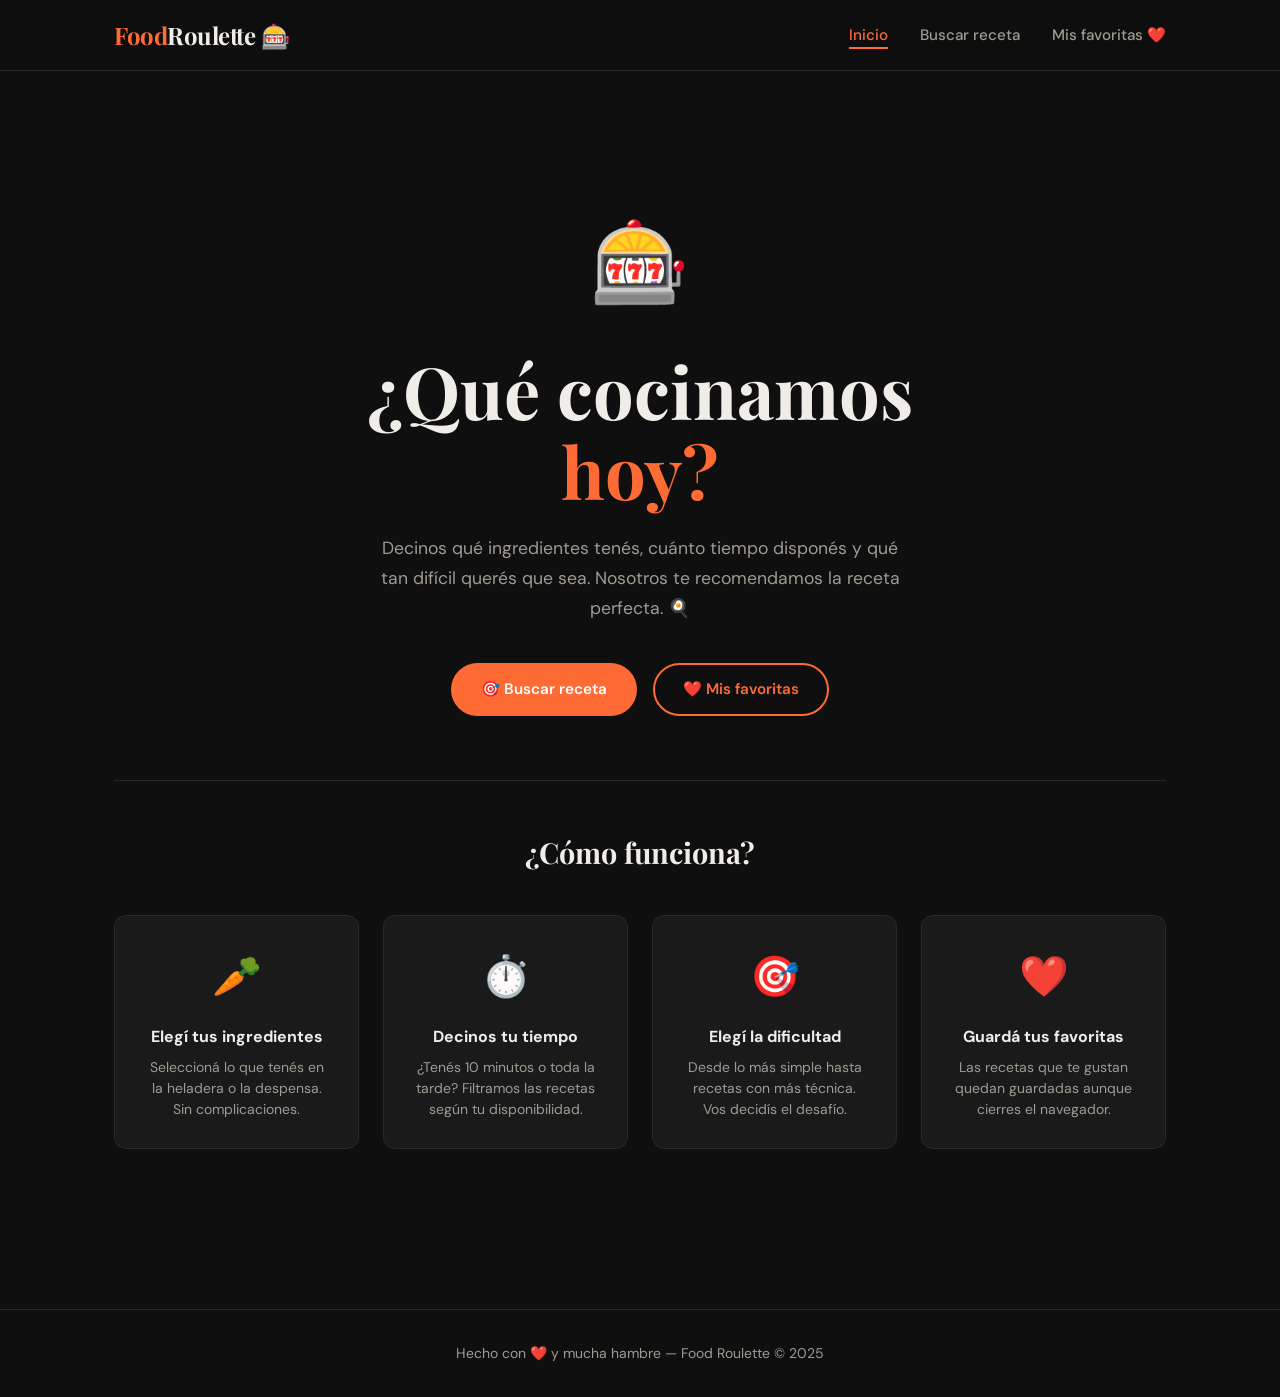
<file: index.html>
<!DOCTYPE html>
<!--
  <!DOCTYPE html> le dice al navegador que este
  archivo usa HTML5 (la versión moderna).
  Siempre va primera, antes de todo.
-->
<html lang="es">
<!--
  <html> es el elemento raíz que envuelve todo.
  lang="es" le dice al navegador (y a los lectores
  de pantalla para personas con discapacidad visual)
  que el idioma es español.
-->

<head>
  <!--
    <head> contiene información SOBRE la página,
    pero no se muestra al usuario. Acá van:
    - El título de la pestaña
    - Links a estilos CSS
    - Fuentes externas
    - Configuraciones del viewport
  -->

  <!-- Define el tipo de caracteres. UTF-8 soporta
       tildes, ñ, emojis, etc. -->
  <meta charset="UTF-8">

  <!-- Esto es CLAVE para el responsive.
       Le dice al navegador que el ancho de la página
       debe ser el ancho real del dispositivo (no hacer
       zoom out automático como hacía antes en mobile). -->
  <meta name="viewport" content="width=device-width, initial-scale=1.0">

  <!-- Título que aparece en la pestaña del navegador -->
  <title>Food Roulette 🎰 | ¿Qué cocinamos hoy?</title>

  <!-- Importamos las fuentes de Google Fonts.
       Playfair Display: para títulos elegantes.
       DM Sans: para el cuerpo de texto, limpio y moderno. -->
  <link rel="preconnect" href="https://fonts.googleapis.com">
  <link rel="preconnect" href="https://fonts.gstatic.com" crossorigin>
  <link href="https://fonts.googleapis.com/css2?family=Playfair+Display:wght@700;800&family=DM+Sans:wght@400;500;600&display=swap" rel="stylesheet">

  <!-- Vinculamos nuestro archivo CSS.
       La ruta es RELATIVA: "assets/css/styles.css"
       significa "en la carpeta assets, luego css, luego styles.css"
       relativo a donde está ESTE archivo (index.html). -->
  <link rel="stylesheet" href="assets/css/styles.css">
</head>

<body>
  <!--
    <body> contiene TODO lo que el usuario ve en pantalla.
    Usamos etiquetas semánticas para organizar el contenido:
    <header>, <nav>, <main>, <section>, <footer>
    Estas etiquetas le dan SIGNIFICADO al contenido.
  -->

  <!-- HEADER: encabezado de la página. Contiene el nav -->
  <header>

    <!-- NAV: barra de navegación -->
    <nav>

      <!-- Logo del sitio. Es un link que lleva al inicio. -->
      <a href="index.html" class="nav-logo">
        Food<span>Roulette</span> 🎰
      </a>

      <!-- Links de navegación -->
      <ul class="nav-links" id="navLinks">
        <li><a href="index.html" class="activo">Inicio</a></li>
        <li><a href="pages/ruleta.html">Buscar receta</a></li>
        <li><a href="pages/guardadas.html">Mis favoritas ❤️</a></li>
      </ul>

      <!--
        Botón hamburguesa: solo visible en mobile.
        Las 3 <span> forman las 3 líneas del icono.
        JavaScript lo hace funcionar.
        aria-label es para accesibilidad: describe el botón
        para lectores de pantalla.
      -->
      <button class="nav-toggle" id="navToggle" aria-label="Abrir menú">
        <span></span>
        <span></span>
        <span></span>
      </button>

    </nav>
  </header>

  <!-- MAIN: contenido principal de la página -->
  <main>

    <!-- SECCIÓN HERO: la primera sección grande que ve el usuario -->
    <section class="hero">

      <!-- Emoji animado con CSS (keyframe "flotar") -->
      <span class="hero-emoji">🎰</span>

      <h1 class="hero-titulo">
        ¿Qué cocinamos
        <span>hoy?</span>
      </h1>
      <!--
        <h1> es el título más importante de la página.
        Solo debe haber UNO por página.
        Los buscadores lo usan para entender de qué trata.
      -->

      <p class="hero-descripcion">
        Decinos qué ingredientes tenés, cuánto tiempo disponés 
        y qué tan difícil querés que sea. Nosotros te recomendamos
        la receta perfecta. 🍳
      </p>

      <!-- Acciones: dos botones de llamada a la acción -->
      <div class="hero-acciones">
        <a href="pages/ruleta.html" class="btn btn-primario">
          🎯 Buscar receta
        </a>
        <a href="pages/guardadas.html" class="btn btn-secundario">
          ❤️ Mis favoritas
        </a>
      </div>

    </section>

    <!-- SECCIÓN FEATURES: explicamos cómo funciona -->
    <section class="secccion-features">

      <h2 class="features-titulo">¿Cómo funciona?</h2>
      <!--
        <h2> es un subtítulo, secundario al h1.
        La jerarquía de títulos es importante:
        h1 > h2 > h3 > h4 > h5 > h6
      -->

      <div class="features-grid">

        <!-- Cada feature-card es un ARTICLE porque
             es un bloque de contenido independiente -->
        <article class="feature-card">
          <div class="feature-icono">🥕</div>
          <h3 class="feature-titulo">Elegí tus ingredientes</h3>
          <p class="feature-texto">
            Seleccioná lo que tenés en la heladera o la despensa.
            Sin complicaciones.
          </p>
        </article>

        <article class="feature-card">
          <div class="feature-icono">⏱️</div>
          <h3 class="feature-titulo">Decinos tu tiempo</h3>
          <p class="feature-texto">
            ¿Tenés 10 minutos o toda la tarde? Filtramos las recetas
            según tu disponibilidad.
          </p>
        </article>

        <article class="feature-card">
          <div class="feature-icono">🎯</div>
          <h3 class="feature-titulo">Elegí la dificultad</h3>
          <p class="feature-texto">
            Desde lo más simple hasta recetas con más técnica.
            Vos decidís el desafío.
          </p>
        </article>

        <article class="feature-card">
          <div class="feature-icono">❤️</div>
          <h3 class="feature-titulo">Guardá tus favoritas</h3>
          <p class="feature-texto">
            Las recetas que te gustan quedan guardadas aunque
            cierres el navegador.
          </p>
        </article>

      </div>

    </section>

  </main>

  <!-- FOOTER: pie de página -->
  <footer>
    <p>
      Hecho con <span>❤️</span> y mucha hambre &mdash; 
      Food Roulette &copy; 2025
    </p>
  </footer>

  <script src="assets/js/main.js"></script>

</body>
</html>
</file>
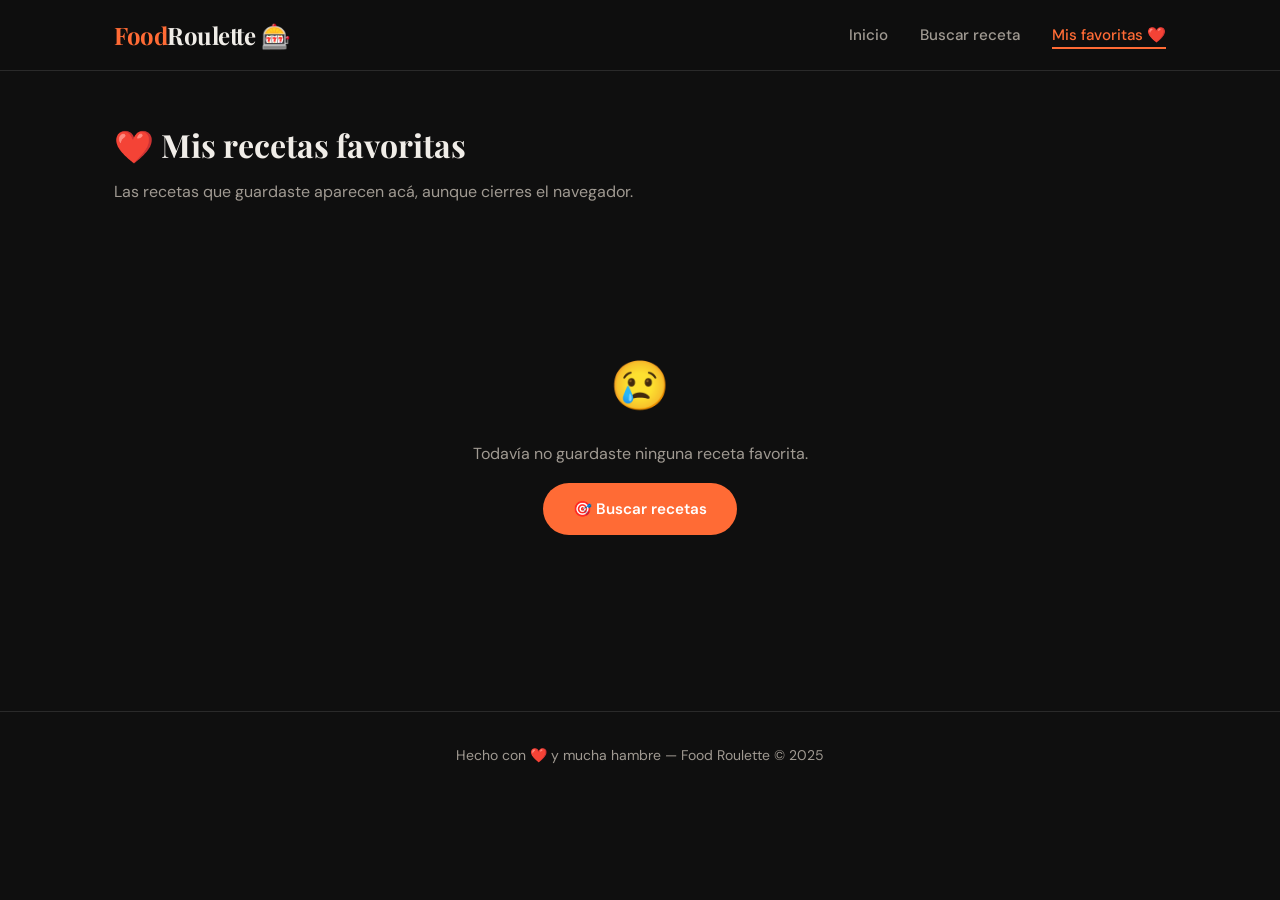
<file: pages/guardadas.html>
<!DOCTYPE html>
<html lang="es">

<head>
  <meta charset="UTF-8">
  <meta name="viewport" content="width=device-width, initial-scale=1.0">
  <title>Mis favoritas | Food Roulette 🎰</title>

  <link rel="preconnect" href="https://fonts.googleapis.com">
  <link rel="preconnect" href="https://fonts.gstatic.com" crossorigin>
  <link href="https://fonts.googleapis.com/css2?family=Playfair+Display:wght@700;800&family=DM+Sans:wght@400;500;600&display=swap" rel="stylesheet">

  <link rel="stylesheet" href="../assets/css/styles.css">
</head>

<body>

  <header>
    <nav>
      <a href="../index.html" class="nav-logo">
        Food<span>Roulette</span> 🎰
      </a>

      <ul class="nav-links" id="navLinks">
        <li><a href="../index.html">Inicio</a></li>
        <li><a href="ruleta.html">Buscar receta</a></li>
        <li><a href="guardadas.html" class="activo">Mis favoritas ❤️</a></li>
      </ul>

      <button class="nav-toggle" id="navToggle" aria-label="Abrir menú">
        <span></span>
        <span></span>
        <span></span>
      </button>
    </nav>
  </header>

  <main>

    <div class="favoritos-header">
      <h1 class="favoritos-titulo">❤️ Mis recetas favoritas</h1>
      <p class="favoritos-subtitulo">
        Las recetas que guardaste aparecen acá, aunque cierres el navegador.
      </p>
    </div>

    <!--
      Al igual que en ruleta.html, esta grilla
      se llena dinámicamente con JavaScript.
      guardadas.js lee el localStorage y renderiza
      las cards de las recetas guardadas.
    -->
    <div class="grilla-recetas" id="grillaFavoritas">
      <!-- Contenido dinámico -->
    </div>

  </main>

  <!-- Modal para ver el detalle de una receta favorita -->
  <div class="modal-overlay" id="modalOverlay" role="dialog" aria-modal="true" aria-label="Detalle de receta">
    <div class="modal" id="modalContenido">
      <div class="modal-cerrar">
        <button class="btn-cerrar" id="btnCerrarModal" aria-label="Cerrar">✕</button>
      </div>
      <div id="modalBody">
        <!-- Contenido dinámico -->
      </div>
    </div>
  </div>

  <footer>
    <p>
      Hecho con <span>❤️</span> y mucha hambre &mdash; 
      Food Roulette &copy; 2025
    </p>
  </footer>

  <script src="../assets/js/main.js"></script>
  <script src="../assets/js/guardadas.js"></script>

</body>
</html>
</file>
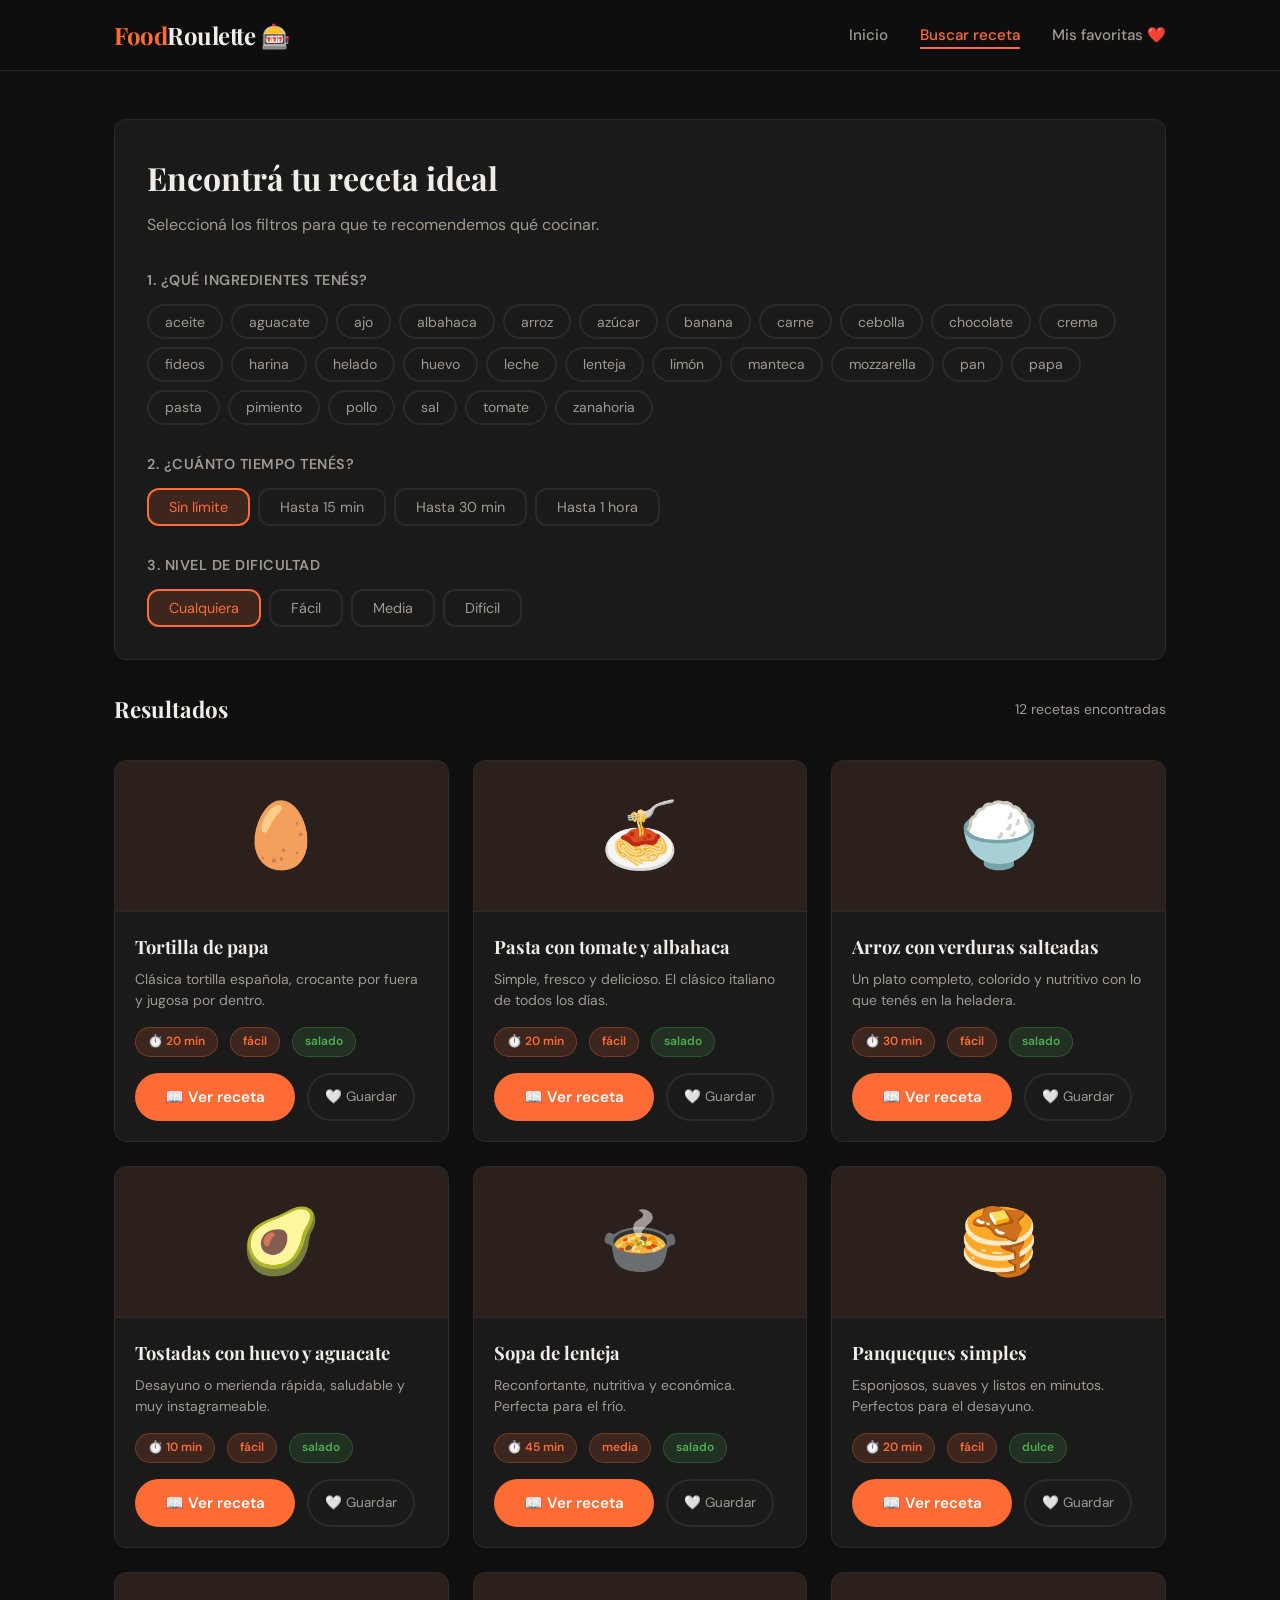
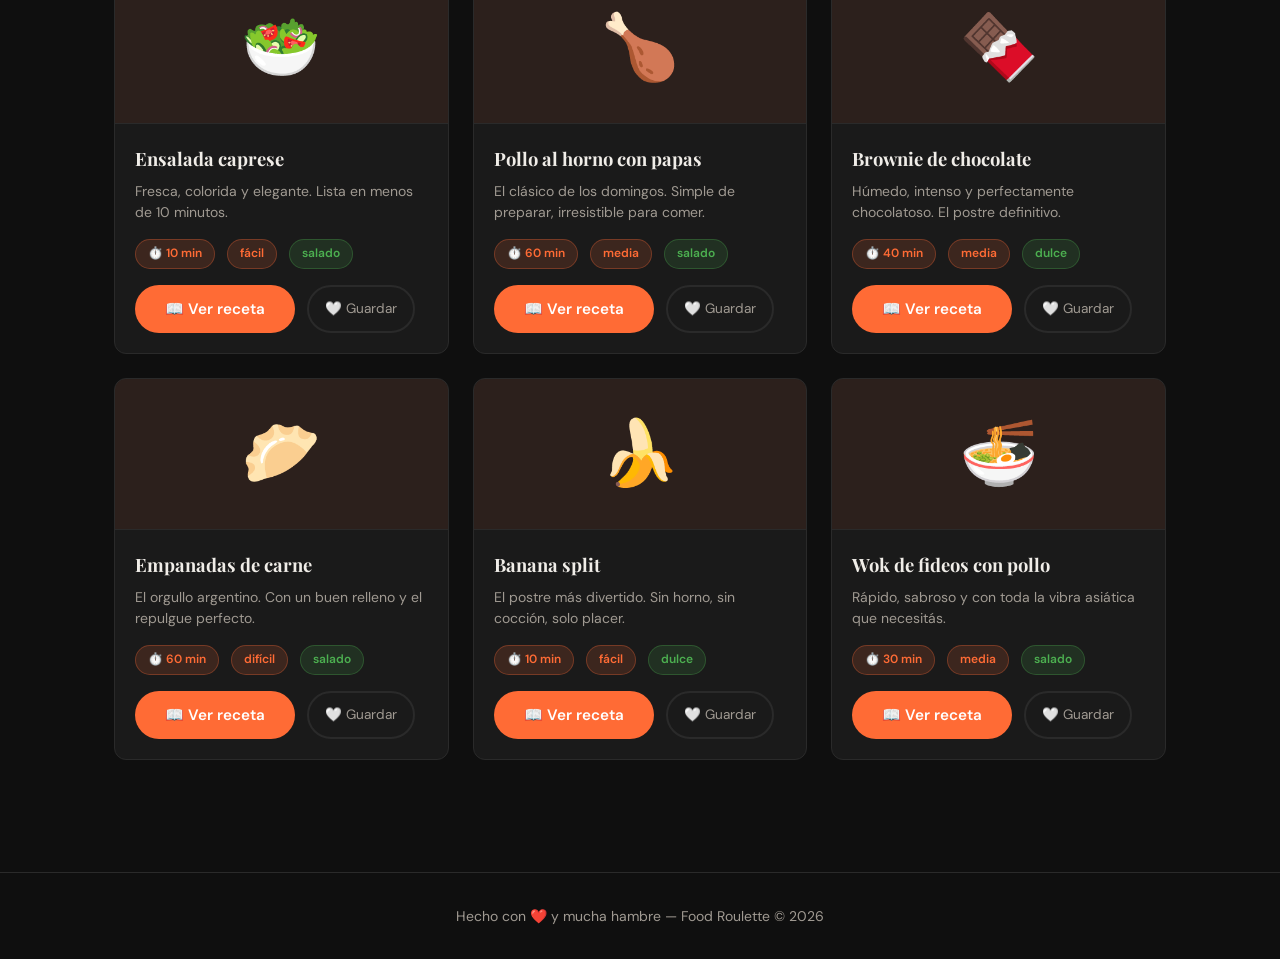
<file: pages/ruleta.html>
<!DOCTYPE html>
<html lang="es">
<head>
  <meta charset="UTF-8">
  <meta name="viewport" content="width=device-width, initial-scale=1.0">
  <title>Buscar Receta | Food Roulette 🎰</title>
  
  <link rel="preconnect" href="https://fonts.googleapis.com">
  <link rel="preconnect" href="https://fonts.gstatic.com" crossorigin>
  <link href="https://fonts.googleapis.com/css2?family=Playfair+Display:wght@700;800&family=DM+Sans:wght@400;500;600&display=swap" rel="stylesheet">
  
  <link rel="stylesheet" href="../assets/css/styles.css">
</head>
<body>
    
   <header>
    <nav>
      <a href="../index.html" class="nav-logo">
        Food<span>Roulette</span> 🎰
      </a>
      
      <ul class="nav-links" id="navLinks">
        <li><a href="../index.html">Inicio</a></li>
        <li><a href="ruleta.html" class="activo">Buscar receta</a></li>
        <li><a href="guardadas.html">Mis favoritas ❤️</a></li>
      </ul>
      
      <button class="nav-toggle" id="navToggle" aria-label="Abrir menú">
        <span></span>
        <span></span>
        <span></span>
      </button>
    </nav>
  </header>
  
  <main>
    <section class="filtros-panel" aria-labelledby="titulo-filtros">
      <h1 id="titulo-filtros" class="filtros-titulo">Encontrá tu receta ideal</h1>
      <p class="filtros-subtitulo">Seleccioná los filtros para que te recomendemos qué cocinar.</p>

      <form onsubmit="event.preventDefault();">
        
        <fieldset class="filtros-grupo" style="border: none; padding: 0; margin-bottom: 1.75rem;">
          <legend class="filtros-label" style="margin-bottom: 0.75rem;">1. ¿Qué ingredientes tenés?</legend>
          <div class="chips-contenedor" id="chipsIngredientes">
            </div>
        </fieldset>

        <fieldset class="filtros-grupo" style="border: none; padding: 0; margin-bottom: 1.75rem;">
          <legend class="filtros-label" style="margin-bottom: 0.75rem;">2. ¿Cuánto tiempo tenés?</legend>
          <div class="selector-opciones" id="selectorTiempo">
            <button type="button" class="selector-opcion seleccionado" data-valor="999">Sin límite</button>
            <button type="button" class="selector-opcion" data-valor="15">Hasta 15 min</button>
            <button type="button" class="selector-opcion" data-valor="30">Hasta 30 min</button>
            <button type="button" class="selector-opcion" data-valor="60">Hasta 1 hora</button>
          </div>
        </fieldset>

        <fieldset class="filtros-grupo" style="border: none; padding: 0;">
          <legend class="filtros-label" style="margin-bottom: 0.75rem;">3. Nivel de dificultad</legend>
          <div class="selector-opciones" id="selectorDificultad">
            <button type="button" class="selector-opcion seleccionado" data-valor="todas">Cualquiera</button>
            <button type="button" class="selector-opcion" data-valor="fácil">Fácil</button>
            <button type="button" class="selector-opcion" data-valor="media">Media</button>
            <button type="button" class="selector-opcion" data-valor="difícil">Difícil</button>
          </div>
        </fieldset>

      </form>
    </section>

    <section aria-labelledby="titulo-resultados" style="margin-top: 2rem;">
      <div class="resultados-header">
        <h2 id="titulo-resultados" class="resultados-titulo">Resultados</h2>
        <span class="resultados-cantidad" id="cantidadResultados">Cargando...</span>
      </div>
      
      <div class="grilla-recetas" id="grillaRecetas">
        </div>
    </section>
  </main>

  <div class="modal-overlay" id="modalOverlay" role="dialog" aria-modal="true" aria-label="Detalle de receta">
    <div class="modal" id="modalContenido">
      <div class="modal-cerrar">
        <button class="btn-cerrar" id="btnCerrarModal" aria-label="Cerrar modal">✕</button>
      </div>
      <div id="modalBody">
        </div>
    </div>
  </div>

  <footer>
    <p>
      Hecho con <span>❤️</span> y mucha hambre &mdash; Food Roulette &copy; 2026
    </p>
  </footer>

  <script src="../assets/js/main.js"></script>
  <script src="../assets/js/ruleta.js"></script>
</body>
</html>
</file>
<file: assets/css/styles.css>
/* ============================================
   VARIABLES CSS
   Son "cajitas" donde guardamos valores que
   vamos a reusar en todo el sitio. Si queremos
   cambiar un color, lo cambiamos acá y se
   actualiza en todos lados automáticamente.
   ============================================ */
:root {
  --color-fondo: #0f0f0f;
  --color-fondo-card: #1a1a1a;
  --color-fondo-card-hover: #222222;
  --color-acento: #ff6b35;
  --color-acento-claro: #ff8c5a;
  --color-texto: #f0ede8;
  --color-texto-suave: #a09a92;
  --color-borde: #2a2a2a;
  --color-exito: #4caf50;
  --color-favorito: #e91e63;
  --fuente-titulo: 'Playfair Display', Georgia, serif;
  --fuente-cuerpo: 'DM Sans', 'Segoe UI', sans-serif;
  --radio-borde: 12px;
  --sombra: 0 4px 24px rgba(0, 0, 0, 0.4);
  --transicion: all 0.3s ease;
}

/* ============================================
   RESET Y BASE
   Borramos los estilos que el navegador aplica
   por defecto (márgenes, paddings, etc.) para
   empezar con una hoja en blanco.
   ============================================ */
*, *::before, *::after {
  margin: 0;
  padding: 0;
  box-sizing: border-box; /* El padding se incluye dentro del ancho del elemento */
}

html {
  scroll-behavior: smooth; /* Scroll suave al navegar a secciones */
}

body {
  font-family: var(--fuente-cuerpo);
  background-color: var(--color-fondo);
  color: var(--color-texto);
  min-height: 100vh;
  line-height: 1.6;
}

img {
  max-width: 100%;
  display: block;
}

a {
  text-decoration: none;
  color: inherit;
}

ul {
  list-style: none;
}

/* ============================================
   HEADER Y NAVEGACIÓN
   ============================================ */
header {
  background-color: rgba(15, 15, 15, 0.95);
  border-bottom: 1px solid var(--color-borde);
  position: sticky; /* Se queda pegado arriba al hacer scroll */
  top: 0;
  z-index: 100;
  backdrop-filter: blur(10px);
}

nav {
  max-width: 1100px;
  margin: 0 auto;
  padding: 1rem 1.5rem;
  display: flex; /* Flexbox: acomoda hijos en fila */
  justify-content: space-between; /* Logo a la izquierda, links a la derecha */
  align-items: center; /* Centrado vertical */
}

.nav-logo {
  font-family: var(--fuente-titulo);
  font-size: 1.5rem;
  color: var(--color-acento);
  font-weight: 700;
  letter-spacing: -0.5px;
}

.nav-logo span {
  color: var(--color-texto);
}

.nav-links {
  display: flex;
  gap: 2rem; /* Espacio entre links */
}

.nav-links a {
  color: var(--color-texto-suave);
  font-size: 0.95rem;
  font-weight: 500;
  transition: var(--transicion);
  position: relative;
  padding-bottom: 4px;
}

/* Línea animada debajo del link al pasar el mouse */
.nav-links a::after {
  content: '';
  position: absolute;
  bottom: 0;
  left: 0;
  width: 0;
  height: 2px;
  background-color: var(--color-acento);
  transition: var(--transicion);
}

.nav-links a:hover {
  color: var(--color-texto);
}

.nav-links a:hover::after {
  width: 100%;
}

.nav-links a.activo {
  color: var(--color-acento);
}

.nav-links a.activo::after {
  width: 100%;
}

/* Botón hamburguesa para mobile (oculto en desktop) */
.nav-toggle {
  display: none;
  background: none;
  border: none;
  cursor: pointer;
  flex-direction: column;
  gap: 5px;
  padding: 4px;
}

.nav-toggle span {
  display: block;
  width: 25px;
  height: 2px;
  background-color: var(--color-texto);
  transition: var(--transicion);
}

/* ============================================
   CONTENIDO PRINCIPAL
   ============================================ */
main {
  max-width: 1100px;
  margin: 0 auto;
  padding: 3rem 1.5rem;
}

/* ============================================
   BOTONES
   ============================================ */
.btn {
  display: inline-flex;
  align-items: center;
  gap: 0.5rem;
  padding: 0.75rem 1.75rem;
  border-radius: 50px;
  font-family: var(--fuente-cuerpo);
  font-size: 0.95rem;
  font-weight: 600;
  cursor: pointer;
  transition: var(--transicion);
  border: 2px solid transparent;
}

.btn-primario {
  background-color: var(--color-acento);
  color: white;
}

.btn-primario:hover {
  background-color: var(--color-acento-claro);
  transform: translateY(-2px); /* Sube un poquito al pasar el mouse */
  box-shadow: 0 6px 20px rgba(255, 107, 53, 0.4);
}

.btn-secundario {
  background-color: transparent;
  color: var(--color-acento);
  border-color: var(--color-acento);
}

.btn-secundario:hover {
  background-color: var(--color-acento);
  color: white;
  transform: translateY(-2px);
}

/* ============================================
   CARDS DE RECETAS
   ============================================ */
.card {
  background-color: var(--color-fondo-card);
  border: 1px solid var(--color-borde);
  border-radius: var(--radio-borde);
  overflow: hidden;
  transition: var(--transicion);
  position: relative;
}

.card:hover {
  background-color: var(--color-fondo-card-hover);
  transform: translateY(-4px);
  box-shadow: var(--sombra);
  border-color: var(--color-acento);
}

.card-emoji {
  font-size: 4rem;
  text-align: center;
  padding: 1.5rem;
  background-color: rgba(255, 107, 53, 0.08);
  border-bottom: 1px solid var(--color-borde);
}

.card-body {
  padding: 1.25rem;
}

.card-titulo {
  font-family: var(--fuente-titulo);
  font-size: 1.15rem;
  color: var(--color-texto);
  margin-bottom: 0.5rem;
}

.card-descripcion {
  font-size: 0.875rem;
  color: var(--color-texto-suave);
  margin-bottom: 1rem;
  line-height: 1.5;
}

.card-meta {
  display: flex;
  gap: 0.75rem;
  flex-wrap: wrap;
  margin-bottom: 1rem;
}

.badge {
  font-size: 0.75rem;
  font-weight: 600;
  padding: 0.25rem 0.75rem;
  border-radius: 50px;
  background-color: rgba(255, 107, 53, 0.15);
  color: var(--color-acento);
  border: 1px solid rgba(255, 107, 53, 0.3);
}

.badge-verde {
  background-color: rgba(76, 175, 80, 0.15);
  color: var(--color-exito);
  border-color: rgba(76, 175, 80, 0.3);
}

.card-acciones {
  display: flex;
  gap: 0.75rem;
}

/* Botón de favorito */
.btn-favorito {
  background: none;
  border: 2px solid var(--color-borde);
  border-radius: 50px;
  padding: 0.5rem 1rem;
  color: var(--color-texto-suave);
  cursor: pointer;
  font-size: 0.85rem;
  font-family: var(--fuente-cuerpo);
  transition: var(--transicion);
  display: flex;
  align-items: center;
  gap: 0.4rem;
}

.btn-favorito:hover,
.btn-favorito.guardado {
  border-color: var(--color-favorito);
  color: var(--color-favorito);
  background-color: rgba(233, 30, 99, 0.1);
}

/* Grilla de cards */
.grilla-recetas {
  display: grid;
  /* auto-fill: crea tantas columnas como quepan.
     minmax(280px, 1fr): cada columna mide mínimo 280px y máximo 1 fracción */
  grid-template-columns: repeat(auto-fill, minmax(280px, 1fr));
  gap: 1.5rem;
  margin-top: 2rem;
}

/* ============================================
   SECCIÓN HERO (página de inicio)
   ============================================ */
.hero {
  text-align: center;
  padding: 5rem 1rem 4rem;
}

.hero-emoji {
  font-size: 5rem;
  margin-bottom: 1.5rem;
  display: block;
  animation: flotar 3s ease-in-out infinite;
}

/* Animación de flotación */
@keyframes flotar {
  0%, 100% { transform: translateY(0); }
  50% { transform: translateY(-15px); }
}

.hero-titulo {
  font-family: var(--fuente-titulo);
  font-size: clamp(2.5rem, 6vw, 4.5rem); /* Tamaño fluido según pantalla */
  line-height: 1.1;
  margin-bottom: 1.5rem;
  color: var(--color-texto);
}

.hero-titulo span {
  color: var(--color-acento);
  display: block;
}

.hero-descripcion {
  font-size: 1.1rem;
  color: var(--color-texto-suave);
  max-width: 520px;
  margin: 0 auto 2.5rem;
  line-height: 1.7;
}

.hero-acciones {
  display: flex;
  gap: 1rem;
  justify-content: center;
  flex-wrap: wrap;
}

/* ============================================
   SECCIÓN DE CARACTERÍSTICAS (inicio)
   ============================================ */
.secccion-features {
  padding: 3rem 0;
  border-top: 1px solid var(--color-borde);
}

.features-titulo {
  font-family: var(--fuente-titulo);
  font-size: 1.8rem;
  text-align: center;
  margin-bottom: 2.5rem;
}

.features-grid {
  display: grid;
  grid-template-columns: repeat(auto-fill, minmax(220px, 1fr));
  gap: 1.5rem;
}

.feature-card {
  background-color: var(--color-fondo-card);
  border: 1px solid var(--color-borde);
  border-radius: var(--radio-borde);
  padding: 1.75rem;
  text-align: center;
  transition: var(--transicion);
}

.feature-card:hover {
  border-color: var(--color-acento);
  transform: translateY(-3px);
}

.feature-icono {
  font-size: 2.5rem;
  margin-bottom: 1rem;
}

.feature-titulo {
  font-weight: 700;
  margin-bottom: 0.5rem;
  font-size: 1rem;
}

.feature-texto {
  font-size: 0.875rem;
  color: var(--color-texto-suave);
  line-height: 1.5;
}

/* ============================================
   FILTROS (página ruleta)
   ============================================ */
.filtros-titulo {
  font-family: var(--fuente-titulo);
  font-size: 2rem;
  margin-bottom: 0.5rem;
}

.filtros-subtitulo {
  color: var(--color-texto-suave);
  margin-bottom: 2rem;
}

.filtros-panel {
  background-color: var(--color-fondo-card);
  border: 1px solid var(--color-borde);
  border-radius: var(--radio-borde);
  padding: 2rem;
  margin-bottom: 2rem;
}

.filtros-grupo {
  margin-bottom: 1.75rem;
}

.filtros-grupo:last-child {
  margin-bottom: 0;
}

.filtros-label {
  display: block;
  font-weight: 600;
  font-size: 0.9rem;
  color: var(--color-texto-suave);
  text-transform: uppercase;
  letter-spacing: 0.5px;
  margin-bottom: 0.75rem;
}

/* Chips seleccionables (ingredientes) */
.chips-contenedor {
  display: flex;
  flex-wrap: wrap;
  gap: 0.5rem;
}

.chip {
  padding: 0.4rem 1rem;
  border-radius: 50px;
  border: 2px solid var(--color-borde);
  background: none;
  color: var(--color-texto-suave);
  cursor: pointer;
  font-size: 0.875rem;
  font-family: var(--fuente-cuerpo);
  transition: var(--transicion);
}

.chip:hover {
  border-color: var(--color-acento);
  color: var(--color-acento);
}

.chip.seleccionado {
  background-color: var(--color-acento);
  border-color: var(--color-acento);
  color: white;
}

/* Selector de tiempo */
.selector-opciones {
  display: flex;
  gap: 0.5rem;
  flex-wrap: wrap;
}

.selector-opcion {
  padding: 0.5rem 1.25rem;
  border-radius: var(--radio-borde);
  border: 2px solid var(--color-borde);
  background: none;
  color: var(--color-texto-suave);
  cursor: pointer;
  font-size: 0.9rem;
  font-family: var(--fuente-cuerpo);
  transition: var(--transicion);
}

.selector-opcion:hover {
  border-color: var(--color-acento);
  color: var(--color-acento);
}

.selector-opcion.seleccionado {
  background-color: rgba(255, 107, 53, 0.15);
  border-color: var(--color-acento);
  color: var(--color-acento);
}

/* Área de resultados */
.resultados-header {
  display: flex;
  justify-content: space-between;
  align-items: center;
  margin-bottom: 0.5rem;
}

.resultados-titulo {
  font-family: var(--fuente-titulo);
  font-size: 1.4rem;
}

.resultados-cantidad {
  font-size: 0.875rem;
  color: var(--color-texto-suave);
}

.mensaje-vacio {
  text-align: center;
  padding: 4rem 1rem;
  color: var(--color-texto-suave);
}

.mensaje-vacio p:first-child {
  font-size: 3rem;
  margin-bottom: 1rem;
}

/* ============================================
   PÁGINA DE FAVORITOS
   ============================================ */
.favoritos-header {
  margin-bottom: 2rem;
}

.favoritos-titulo {
  font-family: var(--fuente-titulo);
  font-size: 2rem;
  margin-bottom: 0.5rem;
}

.favoritos-subtitulo {
  color: var(--color-texto-suave);
}

/* ============================================
   MODAL (ventana flotante con detalle)
   ============================================ */
.modal-overlay {
  position: fixed;
  inset: 0; /* Cubre toda la pantalla */
  background-color: rgba(0, 0, 0, 0.8);
  z-index: 200;
  display: flex;
  align-items: center;
  justify-content: center;
  padding: 1rem;
  opacity: 0;
  pointer-events: none;
  transition: var(--transicion);
}

.modal-overlay.visible {
  opacity: 1;
  pointer-events: all;
}

.modal {
  background-color: var(--color-fondo-card);
  border: 1px solid var(--color-borde);
  border-radius: var(--radio-borde);
  max-width: 560px;
  width: 100%;
  max-height: 90vh;
  overflow-y: auto;
  padding: 2rem;
  transform: translateY(20px);
  transition: var(--transicion);
}

.modal-overlay.visible .modal {
  transform: translateY(0);
}

.modal-cerrar {
  display: flex;
  justify-content: flex-end;
  margin-bottom: 1rem;
}

.btn-cerrar {
  background: none;
  border: none;
  color: var(--color-texto-suave);
  font-size: 1.5rem;
  cursor: pointer;
  transition: var(--transicion);
  line-height: 1;
}

.btn-cerrar:hover {
  color: var(--color-texto);
}

.modal-emoji {
  font-size: 4rem;
  text-align: center;
  margin-bottom: 1rem;
}

.modal-titulo {
  font-family: var(--fuente-titulo);
  font-size: 1.75rem;
  margin-bottom: 0.75rem;
}

.modal-descripcion {
  color: var(--color-texto-suave);
  margin-bottom: 1.5rem;
  line-height: 1.6;
}

.modal-pasos {
  margin-top: 1.25rem;
}

.modal-pasos h3 {
  font-size: 1rem;
  font-weight: 700;
  color: var(--color-acento);
  text-transform: uppercase;
  letter-spacing: 0.5px;
  margin-bottom: 0.75rem;
}

.modal-pasos ol {
  padding-left: 1.25rem;
}

.modal-pasos li {
  margin-bottom: 0.5rem;
  color: var(--color-texto-suave);
  font-size: 0.9rem;
  line-height: 1.5;
}

/* ============================================
   FOOTER
   ============================================ */
footer {
  border-top: 1px solid var(--color-borde);
  padding: 2rem 1.5rem;
  text-align: center;
  color: var(--color-texto-suave);
  font-size: 0.875rem;
  margin-top: 4rem;
}

footer span {
  color: var(--color-acento);
}

/* ============================================
   RESPONSIVE - MEDIA QUERIES
   Acá es donde le decimos al CSS qué hacer
   cuando la pantalla es más chica.
   "max-width: 768px" significa "si la pantalla
   mide 768px o menos, aplicar estas reglas"
   ============================================ */
@media (max-width: 768px) {
  /* Navegación: el menú se oculta y aparece el botón hamburguesa */
  .nav-links {
    display: none;
    position: absolute;
    top: 100%;
    left: 0;
    right: 0;
    background-color: rgba(15, 15, 15, 0.98);
    flex-direction: column; /* Links en columna */
    padding: 1.5rem;
    gap: 1.25rem;
    border-bottom: 1px solid var(--color-borde);
  }

  .nav-links.abierto {
    display: flex;
  }

  .nav-toggle {
    display: flex; /* Mostramos el botón hamburguesa */
  }

  /* Hero más compacto en mobile */
  .hero {
    padding: 3rem 0.5rem 2.5rem;
  }

  .hero-emoji {
    font-size: 3.5rem;
  }

  /* Grilla: 1 columna en mobile */
  .grilla-recetas {
    grid-template-columns: 1fr;
  }

  /* Filtros: opciones apiladas */
  .selector-opciones {
    flex-direction: column;
  }

  .selector-opcion {
    text-align: center;
  }

  /* Modal ocupa más pantalla */
  .modal {
    padding: 1.5rem;
  }

  .modal-titulo {
    font-size: 1.4rem;
  }

  main {
    padding: 2rem 1rem;
  }
}

@media (max-width: 480px) {
  /* Extra pequeño: ajuste de tipografía */
  .nav-logo {
    font-size: 1.25rem;
  }

  .hero-titulo {
    font-size: 2rem;
  }

  .hero-descripcion {
    font-size: 0.95rem;
  }

  .filtros-panel {
    padding: 1.25rem;
  }
}
</file>
